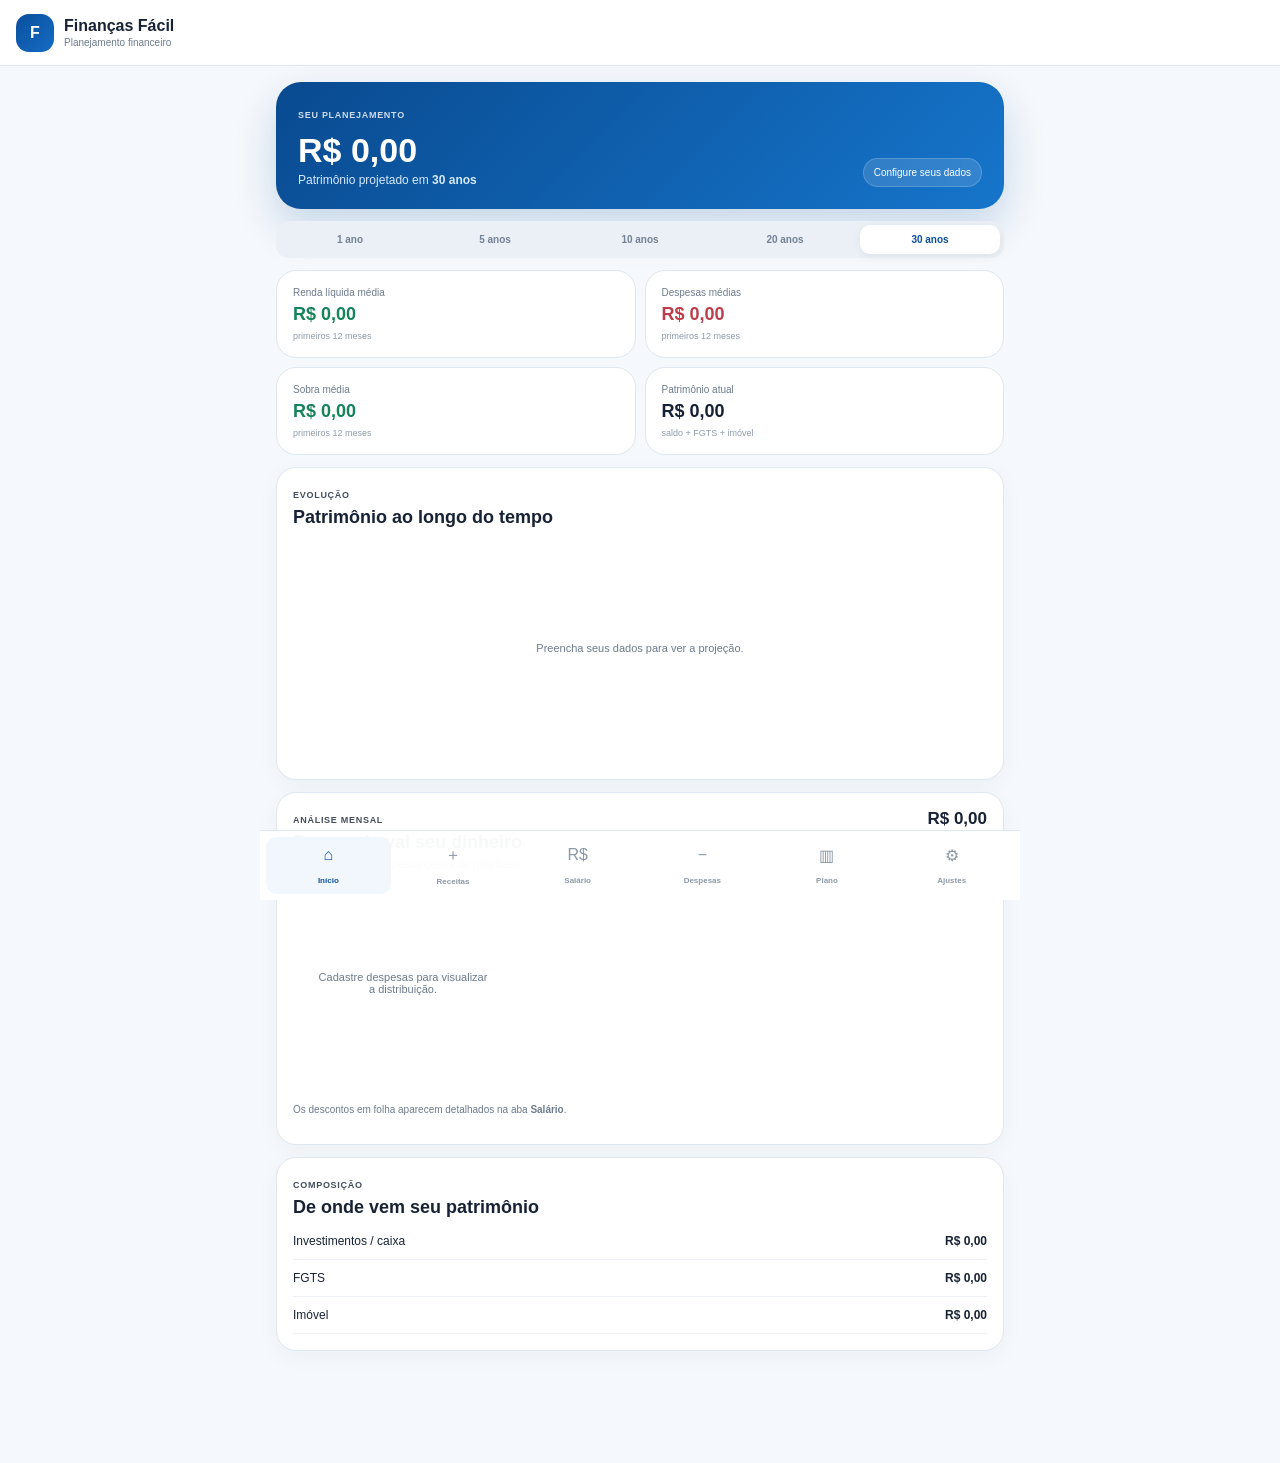
<file: v1/src/main/assets/index.html>
<!DOCTYPE html>
<html lang="pt-BR">
<head>
  <meta charset="UTF-8" />
  <meta name="viewport" content="width=device-width, initial-scale=1, viewport-fit=cover" />
  <meta name="theme-color" content="#0b4f9c" />
  <meta name="description" content="Finanças Fácil — planejamento financeiro de longo prazo." />
  <title>Finanças Fácil V1</title>
  <link rel="stylesheet" href="styles.css" />
</head>
<body>
  <div class="app-shell">
    <header class="topbar">
      <div class="brand"><div class="brand-mark">F</div><div><strong>Finanças Fácil</strong><span>Planejamento financeiro</span></div></div>
    </header>
    <main>
      <section class="screen active" id="screen-home" data-screen="home">
        <div class="hero-card"><div><span class="eyebrow">Seu planejamento</span><h1 id="heroNetWorth">R$ 0,00</h1><p>Patrimônio projetado em <strong id="heroYears">30 anos</strong></p></div><div class="hero-badge" id="heroBadge">Configure seus dados</div></div>
        <div class="period-switch"><button type="button" data-years="1">1 ano</button><button type="button" data-years="5">5 anos</button><button type="button" data-years="10">10 anos</button><button type="button" data-years="20">20 anos</button><button type="button" data-years="30" class="active">30 anos</button></div>
        <div class="kpi-grid">
          <article class="kpi-card income"><span>Renda líquida média</span><strong id="kpiIncome">R$ 0,00</strong><small>primeiros 12 meses</small></article>
          <article class="kpi-card expense"><span>Despesas médias</span><strong id="kpiExpenses">R$ 0,00</strong><small>primeiros 12 meses</small></article>
          <article class="kpi-card balance"><span>Sobra média</span><strong id="kpiBalance">R$ 0,00</strong><small>primeiros 12 meses</small></article>
          <article class="kpi-card patrimony"><span>Patrimônio atual</span><strong id="kpiCurrent">R$ 0,00</strong><small>saldo + FGTS + imóvel</small></article>
        </div>
        <article class="panel chart-panel"><div class="panel-heading"><div><span class="eyebrow">Evolução</span><h2>Patrimônio ao longo do tempo</h2></div></div><div class="chart-wrap"><canvas id="wealthChart"></canvas><div id="chartEmpty" class="chart-empty">Preencha seus dados para ver a projeção.</div></div></article>
        <article class="panel expense-analysis-panel"><div class="panel-heading"><div><span class="eyebrow">Análise mensal</span><h2>Para onde vai seu dinheiro</h2><p>Distribuição das despesas gerais do mês base.</p></div><strong id="expensePieTotal" class="expense-total">R$ 0,00</strong></div><div class="expense-analysis-grid"><div class="pie-wrap"><canvas id="expensePieChart"></canvas><div id="expensePieEmpty" class="pie-empty">Cadastre despesas para visualizar a distribuição.</div></div><div id="expensePieLegend" class="pie-legend"></div></div><p class="panel-note">Os descontos em folha aparecem detalhados na aba <strong>Salário</strong>.</p></article>
        <article class="panel summary-panel"><div class="panel-heading"><div><span class="eyebrow">Composição</span><h2>De onde vem seu patrimônio</h2></div></div><div class="composition-list"><div><span>Investimentos / caixa</span><strong id="compCash">R$ 0,00</strong></div><div><span>FGTS</span><strong id="compFgts">R$ 0,00</strong></div><div><span>Imóvel</span><strong id="compProperty">R$ 0,00</strong></div></div></article>
      </section>

      <section class="screen" id="screen-income" data-screen="income"><div class="screen-title"><div><span class="eyebrow">Entradas</span><h1>Receitas</h1><p>Cadastre suas rendas e os parâmetros usados no planejamento.</p></div></div>
        <form id="incomeForm" class="form-stack" autocomplete="off">
          <article class="panel form-card"><h2>Renda assalariada</h2><div class="field-grid two">
            <label class="field"><span>Salário bruto mensal</span><div class="money-input"><span>R$</span><input id="salary" inputmode="decimal" type="number" min="0" step="0.01" /></div></label>
            <label class="field"><span>Nº de dependentes</span><input id="dependents" inputmode="numeric" type="number" min="0" step="1" /></label>
            <label class="field"><span>Mês de férias</span><select id="vacationMonth"><option value="1">Janeiro</option><option value="2">Fevereiro</option><option value="3">Março</option><option value="4">Abril</option><option value="5">Maio</option><option value="6">Junho</option><option value="7">Julho</option><option value="8">Agosto</option><option value="9">Setembro</option><option value="10">Outubro</option><option value="11">Novembro</option><option value="12">Dezembro</option></select></label>
            <label class="field"><span>Aumento real anual do salário</span><div class="suffix-input"><input id="salaryGrowth" inputmode="decimal" type="number" step="0.01" /><span>%</span></div></label>
          </div></article>
          <article class="panel form-card"><div class="panel-heading compact"><div><h2>Outras rendas líquidas</h2><p>Valores já descontados de impostos e taxas.</p></div><button class="btn secondary small" id="addIncomeBtn" type="button">+ Adicionar</button></div><div id="otherIncomeList" class="dynamic-list"></div></article>
          <article class="panel form-card"><h2>Patrimônio e rentabilidade</h2><div class="field-grid two">
            <label class="field"><span>Saldo inicial em conta / investimentos</span><div class="money-input"><span>R$</span><input id="initialCash" type="number" min="0" step="0.01" /></div></label>
            <label class="field"><span>Rentabilidade anual</span><div class="suffix-input"><input id="investmentRate" type="number" step="0.01" /><span>%</span></div></label>
            <label class="field"><span>Saldo inicial do FGTS</span><div class="money-input"><span>R$</span><input id="initialFgts" type="number" min="0" step="0.01" /></div></label>
            <label class="field"><span>Rentabilidade anual do FGTS</span><div class="suffix-input"><input id="fgtsRate" type="number" step="0.01" /><span>%</span></div></label>
            <label class="field"><span>Valor atual em imóveis</span><div class="money-input"><span>R$</span><input id="propertyValue" type="number" min="0" step="0.01" /></div></label>
            <label class="field"><span>Valorização anual dos imóveis</span><div class="suffix-input"><input id="propertyRate" type="number" step="0.01" /><span>%</span></div></label>
            <label class="field"><span>Data de início</span><input id="startDate" type="date" /></label>
          </div></article>
        </form>
      </section>

      <section class="screen" id="screen-salary" data-screen="salary"><div class="screen-title"><div><span class="eyebrow">Folha de pagamento</span><h1>Salário</h1><p>Veja como o salário bruto se transforma em salário líquido e quanto é depositado mensalmente no FGTS.</p></div></div>
        <article class="salary-hero panel"><div class="salary-flow"><div class="salary-flow-item gross"><span>Salário bruto</span><strong id="salaryGross">R$ 0,00</strong></div><div class="salary-flow-arrow">−</div><div class="salary-flow-item deductions"><span>Descontos totais</span><strong id="salaryDeductions">R$ 0,00</strong></div><div class="salary-flow-arrow">=</div><div class="salary-flow-item net"><span>Salário líquido</span><strong id="salaryNet">R$ 0,00</strong></div></div><p class="salary-helper">Estimativa para um mês normal, sem 13º e adicional de férias.</p></article>
        <div class="salary-kpi-grid"><article class="salary-kpi"><span>INSS</span><strong id="salaryInss">R$ 0,00</strong><small>desconto do trabalhador</small></article><article class="salary-kpi"><span>IR</span><strong id="salaryIr">R$ 0,00</strong><small>imposto estimado</small></article><article class="salary-kpi"><span>Descontos em folha</span><strong id="salaryPayroll">R$ 0,00</strong><small>itens cadastrados</small></article><article class="salary-kpi fgts"><span>FGTS mensal</span><strong id="salaryFgts">R$ 0,00</strong><small>depósito de 8% — não reduz o líquido</small></article></div>
        <article class="panel payroll-breakdown"><div class="panel-heading"><div><span class="eyebrow">Detalhamento</span><h2>Do bruto ao líquido</h2></div></div><div class="salary-breakdown-list"><div class="salary-line positive"><span>Salário bruto</span><strong id="breakGross">R$ 0,00</strong></div><div class="salary-line negative"><span>INSS</span><strong id="breakInss">− R$ 0,00</strong></div><div class="salary-line negative"><span>IR</span><strong id="breakIr">− R$ 0,00</strong></div><div id="salaryPayrollDetails"></div><div class="salary-line total"><span>Salário líquido estimado</span><strong id="breakNet">R$ 0,00</strong></div></div></article>
        <article class="panel fgts-explainer"><div class="fgts-badge">FGTS</div><div><h2>FGTS não é desconto do seu salário</h2><p>O depósito mensal compõe seu patrimônio, mas não é retirado do valor líquido que você recebe.</p></div><strong id="fgtsMonthlyHighlight">R$ 0,00/mês</strong></article>
      </section>

      <section class="screen" id="screen-expenses" data-screen="expenses"><div class="screen-title"><div><span class="eyebrow">Saídas</span><h1>Despesas</h1><p>Organize descontos em folha e despesas mensais.</p></div></div>
        <article class="panel form-card"><div class="panel-heading compact"><div><h2>Descontos em folha</h2><p>Ex.: plano de saúde, empréstimo consignado.</p></div><button class="btn secondary small" id="addPayrollBtn" type="button">+ Adicionar</button></div><div id="payrollList" class="dynamic-list"></div></article>
        <article class="panel form-card"><div class="panel-heading compact"><div><h2>Despesas gerais</h2><p>Moradia, alimentação, transporte e demais gastos.</p></div><button class="btn secondary small" id="addExpenseBtn" type="button">+ Adicionar</button></div><div id="expenseList" class="dynamic-list"></div></article>
        <article class="panel form-card"><h2>Inflação</h2><div class="field-grid two"><label class="field"><span>Inflação anual estimada</span><div class="suffix-input"><input id="inflationRate" type="number" step="0.01" /><span>%</span></div></label></div></article>
      </section>

      <section class="screen" id="screen-plan" data-screen="plan"><div class="screen-title"><div><span class="eyebrow">Detalhamento</span><h1>Planejamento</h1><p>Confira o resultado ano a ano e os principais componentes da projeção.</p></div></div><article class="panel result-highlight"><span>Patrimônio projetado em 30 anos</span><strong id="planTotal">R$ 0,00</strong><small id="planDelta">Preencha os dados para calcular.</small></article><article class="panel table-panel"><div class="table-wrap"><table><thead><tr><th>Ano</th><th>Patrimônio</th><th>Investimentos</th><th>FGTS</th><th>Imóvel</th><th>Sobra média/mês</th></tr></thead><tbody id="annualTable"></tbody></table></div></article></section>
      <section class="screen" id="screen-settings" data-screen="settings"><div class="screen-title"><div><span class="eyebrow">Controle</span><h1>Dados e ajustes</h1><p>Faça backup, restaure ou reinicie o planejamento.</p></div></div><article class="panel form-card"><h2>Backup</h2><div class="action-grid"><button type="button" class="btn primary" id="exportBtn">Exportar dados</button><label class="btn secondary file-btn">Importar dados<input type="file" id="importInput" accept="application/json,.json" /></label></div></article><article class="panel form-card danger-zone"><h2>Reiniciar planejamento</h2><button type="button" class="btn danger" id="resetBtn">Apagar meus dados</button></article></section>
    </main>
    <nav class="bottom-nav"><button class="nav-item active" type="button" data-target="home"><span>⌂</span><small>Início</small></button><button class="nav-item" type="button" data-target="income"><span>＋</span><small>Receitas</small></button><button class="nav-item" type="button" data-target="salary"><span>R$</span><small>Salário</small></button><button class="nav-item" type="button" data-target="expenses"><span>−</span><small>Despesas</small></button><button class="nav-item" type="button" data-target="plan"><span>▥</span><small>Plano</small></button><button class="nav-item" type="button" data-target="settings"><span>⚙</span><small>Ajustes</small></button></nav>
  </div>
  <div id="toast" class="toast"></div>
  <script src="app.js"></script>
</body>
</html>
</file>
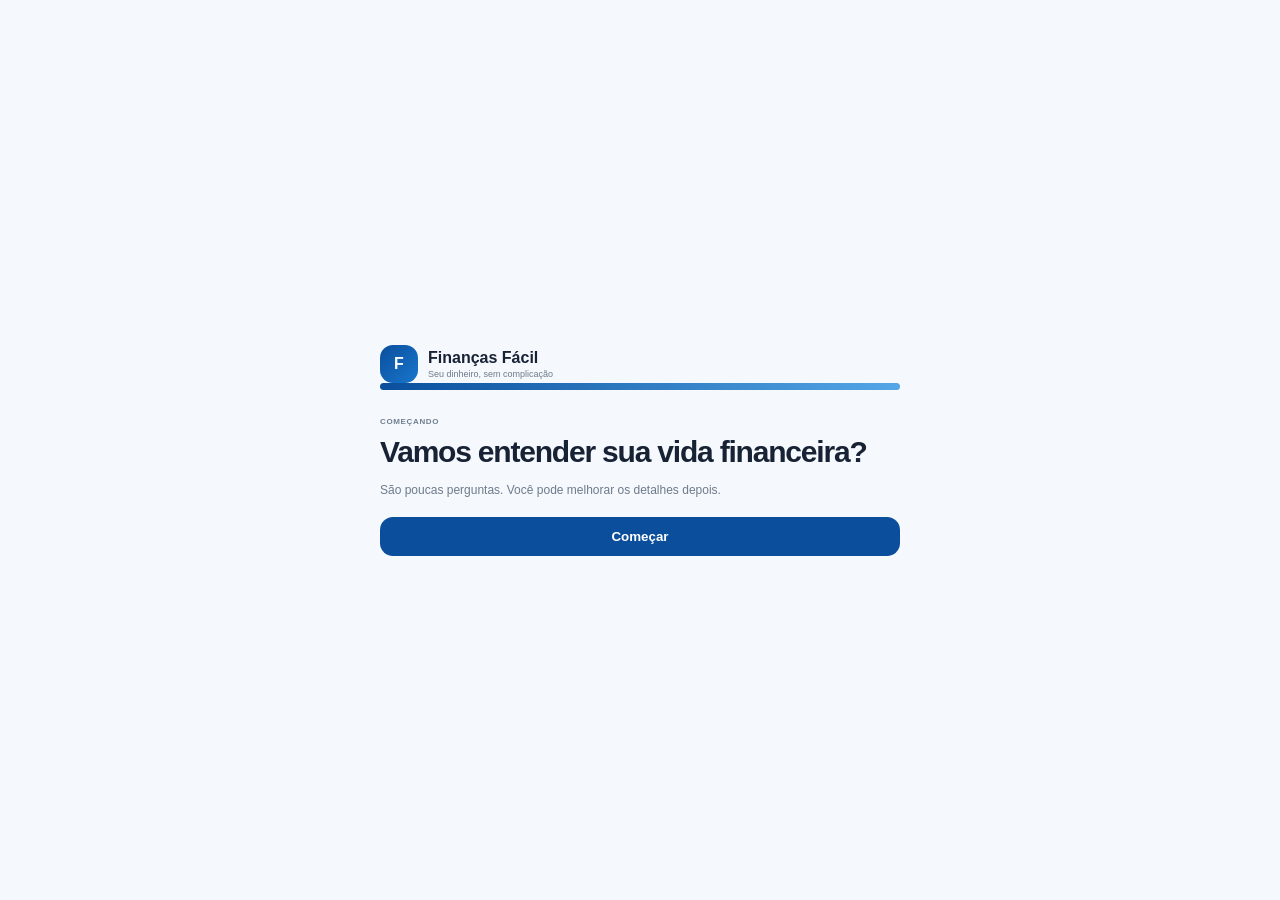
<file: v2/src/main/assets/index.html>
<!doctype html><html lang="pt-BR"><head><meta charset="utf-8"><meta name="viewport" content="width=device-width,initial-scale=1,viewport-fit=cover"><meta name="theme-color" content="#0b4f9c"><title>Finanças Fácil V2</title><style>
:root{--b:#0b4f9c;--b2:#1876cd;--bg:#f5f8fc;--ink:#172235;--mut:#6e7b8b;--line:#dfe7f0;--g:#16835c;--gb:#eaf8f2;--r:#be3f4b;--rb:#fff0f1}*{box-sizing:border-box}body{margin:0;background:var(--bg);color:var(--ink);font-family:Arial,sans-serif}.hide{display:none!important}.top{height:64px;background:#fff;border-bottom:1px solid var(--line);display:flex;align-items:center;padding:0 16px;position:sticky;top:0;z-index:20}.brand{display:flex;gap:10px;align-items:center}.logo{width:38px;height:38px;border-radius:13px;background:linear-gradient(135deg,var(--b),var(--b2));color:#fff;display:grid;place-items:center;font-weight:900}.brand strong{display:block}.brand small{display:block;color:var(--mut);font-size:9px;margin-top:2px}main{max-width:680px;margin:auto;padding:14px 14px 90px}.screen{display:none}.screen.active{display:block}.card{background:#fff;border:1px solid var(--line);border-radius:22px;padding:17px;margin:11px 0;box-shadow:0 6px 22px rgba(25,52,83,.04)}.hero{background:linear-gradient(135deg,#094a90,#1675cb);color:#fff;border:0;padding:22px}.hero .eyebrow{color:#cce4fb}.hero h1{font-size:34px;margin:10px 0 3px}.hero p{margin:0;color:#dbeeff;font-size:11px}.eyebrow{text-transform:uppercase;font-size:8px;font-weight:900;letter-spacing:.08em;color:#6f7f92}.cards3{display:grid;grid-template-columns:repeat(3,1fr);gap:8px}.mini{background:#fff;border:1px solid var(--line);border-radius:16px;padding:12px}.mini span,.mini small{display:block}.mini span{font-size:9px;color:var(--mut)}.mini strong{display:block;font-size:15px;margin:5px 0}.mini small{font-size:8px;color:#97a2af}.good{color:var(--g)}.bad{color:var(--r)}h2{font-size:18px;margin:5px 0}.muted{color:var(--mut);font-size:11px;line-height:1.45}.btn{border:0;border-radius:13px;padding:12px 14px;font-weight:800}.primary{background:var(--b);color:#fff}.secondary{background:#edf5fd;color:var(--b)}.danger{background:var(--rb);color:var(--r)}.wide{width:100%}.field{display:grid;gap:6px;margin:11px 0}.field span{font-size:10px;font-weight:800;color:#556477}.field input,.field select{height:46px;border:1px solid #d7e0ea;border-radius:13px;background:#fbfcfe;padding:0 12px;font-size:16px;outline:0}.field input:focus{border-color:#66a7e1;box-shadow:0 0 0 3px #e9f4ff}.yn{display:grid;grid-template-columns:1fr 1fr;gap:8px}.yn button,.choice{height:48px;border:1px solid var(--line);border-radius:14px;background:#fff;font-weight:800;color:var(--ink)}.yn button.sel,.choice.sel{background:#edf6ff;border-color:#8cc0ed;color:var(--b)}.onboarding{min-height:100vh;display:grid;place-items:center;padding:22px}.onbox{width:min(100%,520px)}.progress{height:7px;background:#e5ebf2;border-radius:99px;overflow:hidden;margin-bottom:20px}.progress div{height:100%;background:linear-gradient(90deg,var(--b),#54a6e7);transition:.2s}.question{font-size:30px;letter-spacing:-.04em;margin:7px 0 8px}.hint{font-size:12px;color:var(--mut);line-height:1.5}.moneybig{height:58px!important;font-size:25px!important;font-weight:800}.onactions{display:flex;gap:8px;margin-top:18px}.onactions .primary{flex:1}.bottom{position:fixed;left:50%;bottom:0;transform:translateX(-50%);width:min(100%,680px);height:70px;background:rgba(255,255,255,.97);border-top:1px solid var(--line);display:grid;grid-template-columns:repeat(5,1fr);padding:6px;z-index:30}.nav{border:0;background:transparent;border-radius:11px;color:#8b98a7;font-size:9px;font-weight:800}.nav b{display:block;font-size:17px;margin-bottom:2px}.nav.active{background:#f1f7fd;color:var(--b)}.heading h1{font-size:29px;margin:5px 0}.heading p{margin:0;color:var(--mut);font-size:11px}.list{display:grid;gap:8px}.row{display:grid;grid-template-columns:1fr 110px auto;gap:7px}.row input{height:42px;border:1px solid var(--line);border-radius:11px;padding:0 9px}.row button{border:0;border-radius:11px;background:var(--rb);color:var(--r);width:38px}.piegrid{display:grid;grid-template-columns:210px 1fr;gap:14px;align-items:center}.piewrap{height:210px;position:relative}.piewrap canvas{width:100%;height:100%}.legend div{display:flex;justify-content:space-between;gap:8px;font-size:10px;padding:6px 0;border-bottom:1px solid #edf1f5}.salaryflow{display:grid;grid-template-columns:1fr auto 1fr auto 1fr;gap:7px;align-items:center}.salarybox{border:1px solid var(--line);border-radius:14px;padding:12px}.salarybox span{display:block;font-size:8px;color:var(--mut)}.salarybox strong{display:block;font-size:16px;margin-top:5px}.salarybox.net{background:var(--gb)}.salarybox.net strong{color:var(--g)}.salarybox.ded strong{color:var(--r)}.salarygrid{display:grid;grid-template-columns:repeat(4,1fr);gap:7px}.salarymini{border:1px solid var(--line);border-radius:14px;padding:11px}.salarymini span{display:block;font-size:8px;color:var(--mut)}.salarymini strong{display:block;font-size:14px;margin-top:5px;color:var(--r)}.salarymini.fg{background:var(--gb)}.salarymini.fg strong{color:var(--g)}.chart{height:230px}.chart canvas{width:100%;height:100%}.periods{display:grid;grid-template-columns:repeat(5,1fr);gap:4px;background:#eaf0f6;padding:4px;border-radius:12px}.periods button{border:0;background:transparent;border-radius:9px;padding:8px 2px;font-size:9px;font-weight:800;color:#738092}.periods button.sel{background:#fff;color:var(--b)}.goal{display:grid;grid-template-columns:1fr 1fr;gap:8px}.goal .field{margin:0}.diag{display:grid;gap:8px}.diag div{background:#f8fafc;border-radius:13px;padding:11px;font-size:10px;line-height:1.4}.fgnote{background:var(--gb);border-color:#cae9dc}.fgnote strong{color:var(--g)}@media(max-width:520px){.cards3{grid-template-columns:1fr 1fr}.cards3 .mini:last-child{grid-column:1/3}.piegrid{grid-template-columns:1fr}.salaryflow{grid-template-columns:1fr}.salaryflow>i{display:none}.salarygrid{grid-template-columns:1fr 1fr}.goal{grid-template-columns:1fr}.question{font-size:27px}.row{grid-template-columns:1fr 95px auto}}
</style></head><body>
<div id="on" class="onboarding"><div class="onbox"><div class="brand"><div class="logo">F</div><div><strong>Finanças Fácil</strong><small>Seu dinheiro, sem complicação</small></div></div><div class="progress"><div id="prog"></div></div>
<section class="step" data-step="0"><span class="eyebrow">Começando</span><h1 class="question">Vamos entender sua vida financeira?</h1><p class="hint">São poucas perguntas. Você pode melhorar os detalhes depois.</p><div class="onactions"><button class="btn primary wide" onclick="next()">Começar</button></div></section>
<section class="step hide" data-step="1"><span class="eyebrow">1 de 4</span><h1 class="question">Quanto entra por mês?</h1><p class="hint">Use sua renda líquida aproximada. Não precisa ser exato.</p><label class="field"><span>Renda mensal</span><input id="onIncome" class="moneybig" type="number" inputmode="decimal" placeholder="0,00"></label><div class="onactions"><button class="btn secondary" onclick="back()">Voltar</button><button class="btn primary" onclick="next()">Continuar</button></div></section>
<section class="step hide" data-step="2"><span class="eyebrow">2 de 4</span><h1 class="question">Quanto costuma sair?</h1><p class="hint">Pense em um mês normal: contas, alimentação, transporte, lazer e tudo mais.</p><label class="field"><span>Gastos mensais</span><input id="onSpend" class="moneybig" type="number" inputmode="decimal" placeholder="0,00"></label><div class="onactions"><button class="btn secondary" onclick="back()">Voltar</button><button class="btn primary" onclick="next()">Continuar</button></div></section>
<section class="step hide" data-step="3"><span class="eyebrow">3 de 4</span><h1 class="question">Quanto você tem guardado hoje?</h1><p class="hint">Pode incluir conta, poupança e investimentos.</p><label class="field"><span>Valor guardado</span><input id="onSaved" class="moneybig" type="number" inputmode="decimal" placeholder="0,00"></label><div class="onactions"><button class="btn secondary" onclick="back()">Voltar</button><button class="btn primary" onclick="next()">Continuar</button></div></section>
<section class="step hide" data-step="4"><span class="eyebrow">4 de 4</span><h1 class="question">E quanto você ainda deve?</h1><p class="hint">Financiamentos, empréstimos, cartão parcelado ou outras dívidas.</p><label class="field"><span>Dívidas atuais</span><input id="onDebt" class="moneybig" type="number" inputmode="decimal" placeholder="0,00"></label><div class="onactions"><button class="btn secondary" onclick="back()">Voltar</button><button class="btn primary" onclick="finishOn()">Ver meu retrato</button></div></section></div></div>
<div id="app" class="hide"><header class="top"><div class="brand"><div class="logo">F</div><div><strong>Finanças Fácil</strong><small>Planejamento simples</small></div></div></header><main>
<section class="screen active" data-screen="home"><article class="card hero"><span class="eyebrow">Seu retrato financeiro</span><h1 id="networth">R$ 0,00</h1><p>Patrimônio líquido estimado</p></article><div class="cards3"><article class="mini"><span>Sobra mensal</span><strong id="surplus">R$ 0,00</strong><small id="savingRate">0% da renda</small></article><article class="mini"><span>Reserva</span><strong id="reserve">0 meses</strong><small>de gastos cobertos</small></article><article class="mini"><span>Em 10 anos</span><strong id="future10">R$ 0,00</strong><small>projeção simples</small></article></div><article class="card"><span class="eyebrow">Diagnóstico</span><h2>Como você está hoje</h2><div id="diag" class="diag"></div></article><article class="card"><span class="eyebrow">Próximo passo</span><h2>Quer deixar mais preciso?</h2><p class="muted">Você pode detalhar suas despesas, informar o salário bruto e acompanhar o caminho do bruto ao líquido. Tudo isso é opcional.</p><button class="btn secondary wide" onclick="go('money')">Melhorar meu planejamento</button></article></section>
<section class="screen" data-screen="money"><div class="heading"><span class="eyebrow">Meu dinheiro</span><h1>Receitas e despesas</h1><p>Comece simples. Detalhe apenas se fizer sentido.</p></div><article class="card"><label class="field"><span>Renda líquida mensal</span><input id="income" type="number"></label><label class="field"><span>Gasto mensal aproximado</span><input id="spend" type="number"></label><label class="field"><span>Dinheiro guardado</span><input id="saved" type="number"></label><label class="field"><span>Dívidas atuais</span><input id="debt" type="number"></label></article><article class="card"><div style="display:flex;justify-content:space-between;align-items:center"><div><span class="eyebrow">Opcional</span><h2>Detalhar despesas</h2></div><button class="btn secondary" onclick="addExp()">+ Item</button></div><div id="expenses" class="list"></div></article><article class="card"><div style="display:flex;justify-content:space-between;align-items:center"><div><span class="eyebrow">Análise</span><h2>Para onde vai seu dinheiro</h2></div><strong id="pieTotal">R$ 0,00</strong></div><div class="piegrid"><div class="piewrap"><canvas id="pie"></canvas></div><div id="legend" class="legend"></div></div></article></section>
<section class="screen" data-screen="salary"><div class="heading"><span class="eyebrow">Opcional</span><h1>Salário</h1><p>Se quiser, veja do bruto ao líquido.</p></div><article class="card"><label class="field"><span>Salário bruto mensal</span><input id="gross" type="number"></label><label class="field"><span>Dependentes</span><input id="deps" type="number"></label><label class="field"><span>Outros descontos em folha</span><input id="payroll" type="number"></label></article><article class="card"><div class="salaryflow"><div class="salarybox"><span>Bruto</span><strong id="sgross">R$ 0,00</strong></div><i>−</i><div class="salarybox ded"><span>Descontos</span><strong id="sded">R$ 0,00</strong></div><i>=</i><div class="salarybox net"><span>Líquido</span><strong id="snet">R$ 0,00</strong></div></div></article><div class="salarygrid"><article class="salarymini"><span>INSS</span><strong id="sinss">R$ 0,00</strong></article><article class="salarymini"><span>IR</span><strong id="sir">R$ 0,00</strong></article><article class="salarymini"><span>Folha</span><strong id="spay">R$ 0,00</strong></article><article class="salarymini fg"><span>FGTS mensal</span><strong id="sfgts">R$ 0,00</strong></article></div><article class="card fgnote"><strong>FGTS não é desconto.</strong><p class="muted">Ele é depositado pelo empregador e entra no seu patrimônio sem reduzir o salário líquido.</p></article></section>
<section class="screen" data-screen="goal"><div class="heading"><span class="eyebrow">Metas</span><h1>O que você quer conquistar?</h1><p>Uma meta simples já ajuda a dar direção ao planejamento.</p></div><article class="card"><div class="goal"><label class="field"><span>Nome da meta</span><input id="goalName" placeholder="Ex.: trocar de carro"></label><label class="field"><span>Valor da meta</span><input id="goalValue" type="number"></label><label class="field"><span>Prazo em anos</span><input id="goalYears" type="number" min="1" max="30"></label></div><div id="goalResult" class="diag"></div></article></section>
<section class="screen" data-screen="future"><div class="heading"><span class="eyebrow">Futuro</span><h1>Projeção</h1><p>Uma visão simples, sem prometer um único futuro.</p></div><article class="card"><div class="periods"><button data-y="1">1a</button><button data-y="5">5a</button><button data-y="10" class="sel">10a</button><button data-y="20">20a</button><button data-y="30">30a</button></div><div class="chart"><canvas id="chart"></canvas></div><div class="cards3"><article class="mini"><span>Cauteloso</span><strong id="fLow">R$ 0,00</strong><small>4% a.a.</small></article><article class="mini"><span>Referência</span><strong id="fMid">R$ 0,00</strong><small>7% a.a.</small></article><article class="mini"><span>Favorável</span><strong id="fHigh">R$ 0,00</strong><small>10% a.a.</small></article></div></article></section>
</main><nav class="bottom"><button class="nav active" data-target="home"><b>⌂</b>Início</button><button class="nav" data-target="money"><b>R$</b>Dinheiro</button><button class="nav" data-target="salary"><b>▤</b>Salário</button><button class="nav" data-target="goal"><b>◎</b>Metas</button><button class="nav" data-target="future"><b>↗</b>Futuro</button></nav></div>
<script>
const $=id=>document.getElementById(id),fmt=new Intl.NumberFormat('pt-BR',{style:'currency',currency:'BRL'}),KEY='ff-v2';let step=0,years=10;const DEF={income:0,spend:0,saved:0,debt:0,gross:0,deps:0,payroll:0,expenses:[],goalName:'',goalValue:0,goalYears:5};let s=(()=>{try{return Object.assign({...DEF},JSON.parse(localStorage.getItem(KEY)||'{}'))}catch(e){return {...DEF}}})();const n=v=>Number.isFinite(Number(v))?Number(v):0,save=()=>{localStorage.setItem(KEY,JSON.stringify(s));render()};function showStep(){document.querySelectorAll('.step').forEach(x=>x.classList.toggle('hide',n(x.dataset.step)!==step));$('prog').style.width=(Math.max(0,step)/4*100)+'%'}function next(){step++;showStep()}function back(){step=Math.max(0,step-1);showStep()}function finishOn(){s.income=n($('onIncome').value);s.spend=n($('onSpend').value);s.saved=n($('onSaved').value);s.debt=n($('onDebt').value);localStorage.setItem(KEY,JSON.stringify(s));$('on').classList.add('hide');$('app').classList.remove('hide');bind();render()}function go(t){document.querySelectorAll('.screen').forEach(x=>x.classList.toggle('active',x.dataset.screen===t));document.querySelectorAll('.nav').forEach(x=>x.classList.toggle('active',x.dataset.target===t));setTimeout(render,20)}
function inss(v){v=Math.max(0,n(v));let lim=[1621,2902.84,4354.27,8475.55],r=[.075,.09,.12,.14],d=0,p=0;for(let i=0;i<lim.length;i++){if(v<=p)break;d+=(Math.min(v,lim[i])-p)*r[i];p=lim[i];if(v<=lim[i])break}return Math.max(0,d)}function ir(g,i){g=n(g);if(g<=5000)return 0;let b=Math.max(0,g-Math.max(i+189.59*n(s.deps),607.2)),t=b<=2428.8?0:b<=2826.65?b*.075-182.16:b<=3751.05?b*.15-394.16:b<=4664.68?b*.225-675.49:b*.275-908.73,red=g<=7350?978.62-.133145*g:0;return Math.max(0,t-red)}function sheet(){let i=inss(s.gross),r=ir(s.gross,i),ded=i+r+n(s.payroll);return{inss:i,ir:r,ded,net:Math.max(0,n(s.gross)-ded),fgts:n(s.gross)*.08}}
function bind(){['income','spend','saved','debt','gross','deps','payroll','goalName','goalValue','goalYears'].forEach(id=>{let e=$(id);if(!e)return;e.value=s[id]??'';e.oninput=()=>{s[id]=e.type==='number'?n(e.value):e.value;save()}});document.querySelectorAll('.nav').forEach(b=>b.onclick=()=>go(b.dataset.target));document.querySelectorAll('[data-y]').forEach(b=>b.onclick=()=>{years=n(b.dataset.y);document.querySelectorAll('[data-y]').forEach(x=>x.classList.toggle('sel',x===b));render()});renderExpenses()}
function addExp(){s.expenses.push({name:'Nova despesa',value:0});renderExpenses();save()}function renderExpenses(){let box=$('expenses');if(!box)return;box.innerHTML='';s.expenses.forEach((x,i)=>{let r=document.createElement('div');r.className='row';r.innerHTML=`<input value="${String(x.name).replace(/"/g,'&quot;')}"><input type="number" value="${n(x.value)}"><button>×</button>`;r.children[0].oninput=e=>{s.expenses[i].name=e.target.value;save()};r.children[1].oninput=e=>{s.expenses[i].value=n(e.target.value);save()};r.children[2].onclick=()=>{s.expenses.splice(i,1);renderExpenses();save()};box.appendChild(r)})}
function future(y,rate){let m=rate/12,b=Math.max(0,n(s.saved)-n(s.debt)),a=Math.max(0,n(s.income)-n(s.spend));for(let i=0;i<y*12;i++)b=(b+a)*(1+m);return b}function render(){let surplus=n(s.income)-n(s.spend),net=n(s.saved)-n(s.debt),rate=n(s.income)>0?surplus/n(s.income)*100:0,res=n(s.spend)>0?n(s.saved)/n(s.spend):0;$('networth').textContent=fmt.format(net);$('surplus').textContent=fmt.format(surplus);$('surplus').className=surplus>=0?'good':'bad';$('savingRate').textContent=rate.toFixed(0)+'% da renda';$('reserve').textContent=res.toFixed(1)+' meses';$('future10').textContent=fmt.format(future(10,.07));$('diag').innerHTML=`<div>${surplus>=0?'🟢':'🔴'} Sua renda ${surplus>=0?'cobre':'não cobre'} seus gastos mensais.</div><div>${res>=6?'🟢':res>=3?'🟡':'🟠'} Sua reserva cobre aproximadamente <strong>${res.toFixed(1)} meses</strong>.</div><div>${n(s.debt)<=n(s.saved)?'🟢':'🟡'} Seu patrimônio líquido estimado é <strong>${fmt.format(net)}</strong>.</div>`;let sh=sheet();$('sgross').textContent=fmt.format(n(s.gross));$('sded').textContent=fmt.format(sh.ded);$('snet').textContent=fmt.format(sh.net);$('sinss').textContent=fmt.format(sh.inss);$('sir').textContent=fmt.format(sh.ir);$('spay').textContent=fmt.format(n(s.payroll));$('sfgts').textContent=fmt.format(sh.fgts);drawPie();$('fLow').textContent=fmt.format(future(years,.04));$('fMid').textContent=fmt.format(future(years,.07));$('fHigh').textContent=fmt.format(future(years,.10));drawChart();let gv=n(s.goalValue),gy=Math.max(1,n(s.goalYears)),needed=Math.max(0,(gv-Math.max(0,net))/(gy*12));$('goalResult').innerHTML=gv?`<div>Para chegar a <strong>${fmt.format(gv)}</strong> em ${gy} anos, uma referência simples seria reservar cerca de <strong>${fmt.format(needed)}/mês</strong> antes de considerar rentabilidade.</div>`:'<div>Preencha uma meta para receber uma estimativa simples.</div>'}
function drawPie(){let d=s.expenses.filter(x=>n(x.value)>0),total=d.reduce((a,x)=>a+n(x.value),0),c=$('pie');if(!c)return;let ctx=c.getContext('2d'),w=c.clientWidth,h=c.clientHeight,z=devicePixelRatio||1;c.width=w*z;c.height=h*z;ctx.scale(z,z);ctx.clearRect(0,0,w,h);$('pieTotal').textContent=fmt.format(total);let cols=['#0b4f9c','#1f79cf','#50a7e9','#66c2a5','#f3ad4e','#d96b76','#8b73c9'];if(total){let a=-Math.PI/2,cx=w/2,cy=h/2,r=Math.min(w,h)*.42;d.forEach((x,i)=>{let da=n(x.value)/total*Math.PI*2;ctx.beginPath();ctx.moveTo(cx,cy);ctx.arc(cx,cy,r,a,a+da);ctx.closePath();ctx.fillStyle=cols[i%cols.length];ctx.fill();a+=da});ctx.beginPath();ctx.arc(cx,cy,r*.52,0,Math.PI*2);ctx.fillStyle='#fff';ctx.fill()}$('legend').innerHTML=d.length?d.map((x,i)=>`<div><span>${x.name}</span><strong>${fmt.format(n(x.value))}</strong></div>`).join(''):'<div><span>Detalhe suas despesas se quiser visualizar o gráfico.</span></div>'}
function drawChart(){let c=$('chart');if(!c)return,ctx=c.getContext('2d'),w=c.clientWidth,h=c.clientHeight,z=devicePixelRatio||1;c.width=w*z;c.height=h*z;ctx.scale(z,z);ctx.clearRect(0,0,w,h);let pts=[];for(let y=1;y<=years;y++)pts.push(future(y,.07));let max=Math.max(...pts,1),p=18;ctx.strokeStyle='#176fc2';ctx.lineWidth=3;ctx.beginPath();pts.forEach((v,i)=>{let x=p+(w-p*2)*(i/Math.max(1,pts.length-1)),yy=h-p-(h-p*2)*(v/max);i?ctx.lineTo(x,yy):ctx.moveTo(x,yy)});ctx.stroke()}
if(localStorage.getItem(KEY)){ $('on').classList.add('hide');$('app').classList.remove('hide');bind();render()}else showStep();window.addEventListener('resize',render);
</script></body></html>
</file>
<file: v1/src/main/assets/styles.css>
:root{--blue:#0b4f9c;--blue2:#146cc4;--ink:#172235;--muted:#6d7b8c;--line:#dfe7f0;--bg:#f5f8fc;--green:#16835c;--greenbg:#eaf8f2;--red:#bd3e4a;--redbg:#fff0f1;--amber:#a66a00}*{box-sizing:border-box}html,body{margin:0;background:var(--bg);color:var(--ink);font-family:Arial,sans-serif}body{min-height:100vh}.app-shell{padding-bottom:84px}.topbar{height:66px;background:#fff;border-bottom:1px solid var(--line);display:flex;align-items:center;padding:0 16px;position:sticky;top:0;z-index:20}.brand{display:flex;gap:10px;align-items:center}.brand-mark{width:38px;height:38px;border-radius:13px;background:linear-gradient(135deg,var(--blue),var(--blue2));display:grid;place-items:center;color:#fff;font-weight:900}.brand strong{display:block}.brand span{display:block;font-size:10px;color:var(--muted);margin-top:2px}main{max-width:760px;margin:auto;padding:16px}.screen{display:none}.screen.active{display:block}.hero-card{background:linear-gradient(135deg,#094a90,#1675cb);color:#fff;border-radius:25px;padding:22px;display:flex;justify-content:space-between;gap:15px;align-items:flex-end;box-shadow:0 18px 40px rgba(11,79,156,.2)}.eyebrow{text-transform:uppercase;font-size:9px;font-weight:900;letter-spacing:.08em;opacity:.8}.hero-card h1{font-size:34px;margin:9px 0 3px}.hero-card p{margin:0;color:#d7eaff;font-size:12px}.hero-badge{background:rgba(255,255,255,.13);border:1px solid rgba(255,255,255,.18);padding:8px 10px;border-radius:999px;font-size:10px}.period-switch{display:grid;grid-template-columns:repeat(5,1fr);gap:5px;background:#eaf0f6;padding:4px;border-radius:13px;margin:12px 0}.period-switch button{border:0;background:transparent;border-radius:10px;padding:9px 2px;font-weight:800;font-size:10px;color:#738092}.period-switch button.active{background:#fff;color:var(--blue);box-shadow:0 2px 10px rgba(0,0,0,.06)}.kpi-grid{display:grid;grid-template-columns:1fr 1fr;gap:9px}.kpi-card,.panel{background:#fff;border:1px solid var(--line);border-radius:20px;padding:16px}.kpi-card span,.kpi-card small{display:block}.kpi-card span{font-size:10px;color:var(--muted)}.kpi-card strong{display:block;font-size:18px;margin:6px 0}.kpi-card small{font-size:9px;color:#909baa}.kpi-card.income strong,.kpi-card.balance strong{color:var(--green)}.kpi-card.expense strong{color:var(--red)}.panel{margin:12px 0;box-shadow:0 6px 22px rgba(25,52,83,.04)}.panel-heading{display:flex;justify-content:space-between;gap:12px;align-items:flex-start}.panel-heading h2,.form-card h2{font-size:18px;margin:5px 0}.panel-heading p{margin:3px 0;color:var(--muted);font-size:11px}.chart-wrap{height:230px;position:relative}.chart-wrap canvas,.pie-wrap canvas{width:100%;height:100%;display:block}.chart-empty,.pie-empty{position:absolute;inset:0;display:grid;place-items:center;color:var(--muted);font-size:11px;text-align:center;padding:25px}.expense-analysis-grid{display:grid;grid-template-columns:220px 1fr;gap:16px;align-items:center}.pie-wrap{height:220px;position:relative}.expense-total{font-size:17px}.pie-legend{display:grid;gap:6px}.pie-legend>div{display:grid;grid-template-columns:1fr auto;gap:8px;padding:7px 0;border-bottom:1px solid #edf1f5}.pie-legend span{font-size:11px}.pie-legend strong{font-size:11px}.pie-legend small{grid-column:1/3;color:var(--muted);font-size:9px}.panel-note,.helper{font-size:10px;color:var(--muted);line-height:1.45}.composition-list{display:grid}.composition-list>div{display:flex;justify-content:space-between;padding:11px 0;border-bottom:1px solid #edf1f5;font-size:12px}.screen-title{padding:6px 2px 13px}.screen-title h1{font-size:29px;margin:5px 0}.screen-title p{color:var(--muted);font-size:12px;margin:0;line-height:1.45}.field-grid.two{display:grid;grid-template-columns:1fr 1fr;gap:12px}.field{display:grid;gap:6px}.field>span{font-size:10px;font-weight:800;color:#526175}.field input,.field select,.dynamic-row input{width:100%;height:44px;border:1px solid #d7e0ea;border-radius:12px;background:#fbfcfe;padding:0 11px;font-size:14px;color:var(--ink);outline:0}.field input:focus,.dynamic-row input:focus{border-color:#64a7e3;box-shadow:0 0 0 3px #e8f3ff}.money-input,.suffix-input{position:relative}.money-input>span:first-child{position:absolute;left:11px;top:14px;font-size:11px;color:var(--muted);z-index:1}.money-input input{padding-left:34px}.suffix-input>span:last-child{position:absolute;right:11px;top:14px;font-size:11px;color:var(--muted)}.suffix-input input{padding-right:30px}.btn{border:0;border-radius:12px;padding:11px 14px;font-weight:800}.btn.primary{background:var(--blue);color:#fff}.btn.secondary{background:#edf5fd;color:var(--blue)}.btn.danger{background:var(--redbg);color:var(--red)}.btn.small{padding:8px 10px;font-size:10px}.dynamic-list{display:grid;gap:8px;margin-top:12px}.dynamic-row{display:grid;grid-template-columns:1fr 130px auto;gap:8px;align-items:center}.dynamic-row .remove{width:38px;height:38px;border:0;border-radius:11px;background:#fff0f1;color:var(--red);font-size:18px}.salary-flow{display:grid;grid-template-columns:1fr auto 1fr auto 1fr;gap:8px;align-items:center}.salary-flow-item{border:1px solid var(--line);border-radius:16px;padding:14px;background:#fff}.salary-flow-item span{display:block;font-size:9px;color:var(--muted)}.salary-flow-item strong{display:block;font-size:18px;margin-top:5px}.salary-flow-item.deductions strong{color:var(--red)}.salary-flow-item.net{background:var(--greenbg);border-color:#cae9dc}.salary-flow-item.net strong{color:var(--green)}.salary-flow-arrow{color:#99a6b5;font-weight:900}.salary-helper{font-size:9px;color:var(--muted);margin:10px 0 0}.salary-kpi-grid{display:grid;grid-template-columns:repeat(4,1fr);gap:8px;margin:12px 0}.salary-kpi{background:#fff;border:1px solid var(--line);border-radius:16px;padding:12px}.salary-kpi span,.salary-kpi small{display:block}.salary-kpi span{font-size:9px;color:var(--muted)}.salary-kpi strong{display:block;color:var(--red);font-size:15px;margin:5px 0}.salary-kpi small{font-size:8px;color:#929ead}.salary-kpi.fgts{background:var(--greenbg);border-color:#cbe9dc}.salary-kpi.fgts strong{color:var(--green)}.salary-line{display:flex;justify-content:space-between;gap:10px;padding:10px 2px;border-bottom:1px solid #edf1f5;font-size:11px}.salary-line.negative strong{color:var(--red)}.salary-line.total{font-weight:900;border-bottom:0}.salary-line.total strong{color:var(--green)}.fgts-explainer{display:grid;grid-template-columns:auto 1fr auto;gap:12px;align-items:center;background:linear-gradient(135deg,#effaf5,#fff)}.fgts-badge{width:50px;height:50px;border-radius:15px;background:var(--green);color:#fff;display:grid;place-items:center;font-size:10px;font-weight:900}.fgts-explainer h2{font-size:15px;margin:0 0 4px}.fgts-explainer p{margin:0;color:var(--muted);font-size:10px}.fgts-explainer>strong{color:var(--green);font-size:13px}.result-highlight span,.result-highlight small{display:block;color:var(--muted);font-size:10px}.result-highlight strong{display:block;font-size:27px;margin:6px 0;color:var(--blue)}.table-wrap{overflow:auto}table{border-collapse:collapse;width:100%;min-width:720px;font-size:10px}th,td{text-align:right;padding:10px;border-bottom:1px solid #edf1f5}th:first-child,td:first-child{text-align:left}.action-grid{display:grid;grid-template-columns:1fr 1fr;gap:8px}.file-btn input{display:none}.bottom-nav{position:fixed;bottom:0;left:50%;transform:translateX(-50%);width:min(100%,760px);height:70px;background:rgba(255,255,255,.97);border-top:1px solid var(--line);display:grid;grid-template-columns:repeat(6,1fr);padding:6px;z-index:50}.nav-item{border:0;background:transparent;color:#8c98a7;border-radius:11px;display:grid;place-items:center;padding:3px}.nav-item>span{font-size:16px}.nav-item>small{font-size:8px;font-weight:800}.nav-item.active{color:var(--blue);background:#f1f7fd}.toast{position:fixed;left:50%;bottom:83px;transform:translate(-50%,20px);opacity:0;background:#172235;color:#fff;padding:10px 14px;border-radius:12px;font-size:11px;transition:.2s;z-index:100}.toast.show{opacity:1;transform:translate(-50%,0)}@media(max-width:560px){main{padding:12px}.expense-analysis-grid{grid-template-columns:1fr}.field-grid.two{grid-template-columns:1fr}.dynamic-row{grid-template-columns:1fr 100px auto}.salary-flow{grid-template-columns:1fr}.salary-flow-arrow{display:none}.salary-kpi-grid{grid-template-columns:1fr 1fr}.fgts-explainer{grid-template-columns:auto 1fr}.fgts-explainer>strong{grid-column:1/3;padding-left:62px}.bottom-nav{padding-left:3px;padding-right:3px}.nav-item>small{font-size:7px}.hero-card{align-items:flex-start;flex-direction:column}.action-grid{grid-template-columns:1fr}}
</file>
